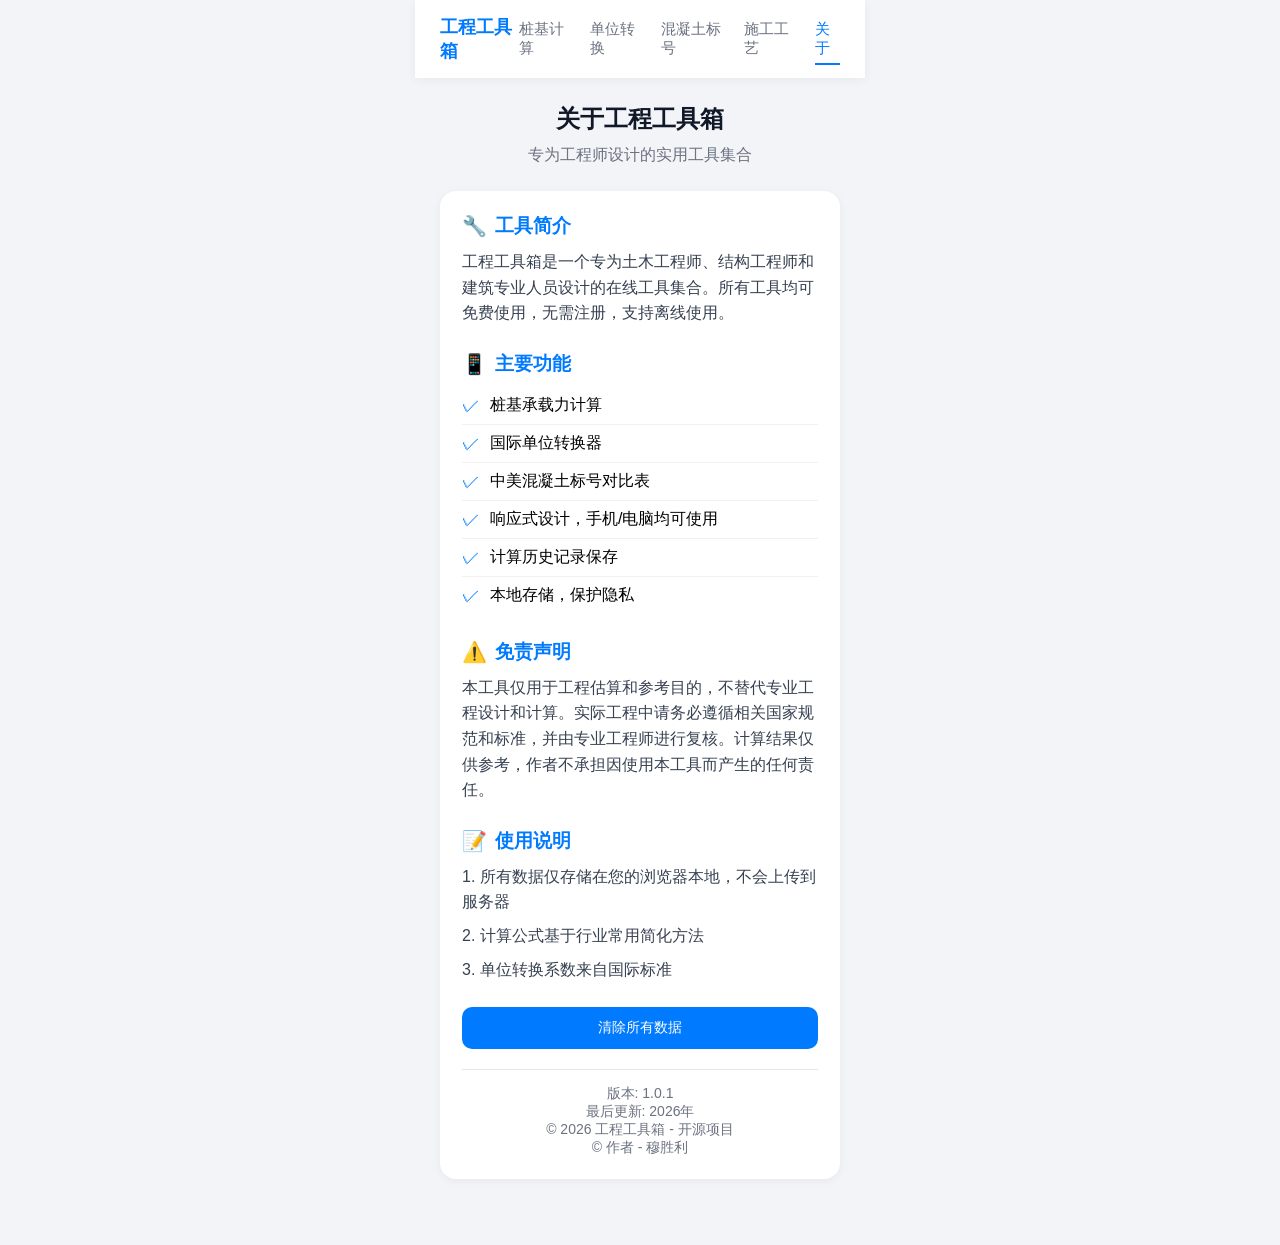
<file: about.html>
<!DOCTYPE html>
<html lang="zh-CN">

<head>
    <meta charset="UTF-8">
    <meta name="viewport" content="width=device-width, initial-scale=1.0, user-scalable=no">
    <title>关于 | 工程工具箱</title>
    <link rel="stylesheet" href="style.css">
</head>

<body>
    <nav class="nav">
        <div class="nav-container">
            <a href="index.html" class="nav-logo">工程工具箱</a>
            <button class="nav-toggle" onclick="toggleMenu()">☰</button>
            <div class="nav-menu" id="navMenu">
                <a href="index.html" class="nav-link">桩基计算</a>
                <a href="unit-converter.html" class="nav-link">单位转换</a>
                <a href="concrete-grade.html" class="nav-link">混凝土标号</a>
                <a href="process.html" class="nav-link">施工工艺</a>
                <a href="about.html" class="nav-link active">关于</a>
            </div>
        </div>
    </nav>

    <div class="page-title">关于工程工具箱</div>
    <div class="page-subtitle">专为工程师设计的实用工具集合</div>

    <div class="card">
        <div style="margin-bottom: 25px;">
            <h3 style="color: #007aff; margin-bottom: 10px; display: flex; align-items: center;">
                <span style="margin-right: 8px; font-size: 20px;">🔧</span> 工具简介
            </h3>
            <p style="line-height: 1.6; color: #374151;">
                工程工具箱是一个专为土木工程师、结构工程师和建筑专业人员设计的在线工具集合。所有工具均可免费使用，无需注册，支持离线使用。
            </p>
        </div>

        <div style="margin-bottom: 25px;">
            <h3 style="color: #007aff; margin-bottom: 10px; display: flex; align-items: center;">
                <span style="margin-right: 8px; font-size: 20px;">📱</span> 主要功能
            </h3>
            <ul class="feature-list">
                <li><span style="color: #007aff; margin-right: 10px; font-size: 18px;">✓</span> 桩基承载力计算</li>
                <li><span style="color: #007aff; margin-right: 10px; font-size: 18px;">✓</span> 国际单位转换器</li>
                <li><span style="color: #007aff; margin-right: 10px; font-size: 18px;">✓</span> 中美混凝土标号对比表</li>
                <li><span style="color: #007aff; margin-right: 10px; font-size: 18px;">✓</span> 响应式设计，手机/电脑均可使用</li>
                <li><span style="color: #007aff; margin-right: 10px; font-size: 18px;">✓</span> 计算历史记录保存</li>
                <li><span style="color: #007aff; margin-right: 10px; font-size: 18px;">✓</span> 本地存储，保护隐私</li>
            </ul>
        </div>

        <div style="margin-bottom: 25px;">
            <h3 style="color: #007aff; margin-bottom: 10px; display: flex; align-items: center;">
                <span style="margin-right: 8px; font-size: 20px;">⚠️</span> 免责声明
            </h3>
            <p style="line-height: 1.6; color: #374151;">
                本工具仅用于工程估算和参考目的，不替代专业工程设计和计算。实际工程中请务必遵循相关国家规范和标准，并由专业工程师进行复核。计算结果仅供参考，作者不承担因使用本工具而产生的任何责任。
            </p>
        </div>

        <div style="margin-bottom: 25px;">
            <h3 style="color: #007aff; margin-bottom: 10px; display: flex; align-items: center;">
                <span style="margin-right: 8px; font-size: 20px;">📝</span> 使用说明
            </h3>
            <p style="line-height: 1.6; color: #374151; margin-bottom: 8px;">
                1. 所有数据仅存储在您的浏览器本地，不会上传到服务器
            </p>
            <p style="line-height: 1.6; color: #374151; margin-bottom: 8px;">
                2. 计算公式基于行业常用简化方法
            </p>
            <p style="line-height: 1.6; color: #374151;">
                3. 单位转换系数来自国际标准
            </p>
        </div>

        <div class="contact-info">
            <button class="contact-btn" onclick="clearAllData()">清除所有数据</button>
        </div>

        <div class="version-info">
            <p>版本: 1.0.1</p>
            <p>最后更新: 2026年</p>
            <p>© 2026 工程工具箱 - 开源项目</p>
            <p>© 作者 - 穆胜利</p>
        </div>
    </div>

    <script src="script.js"></script>
</body>
</html>
</file>
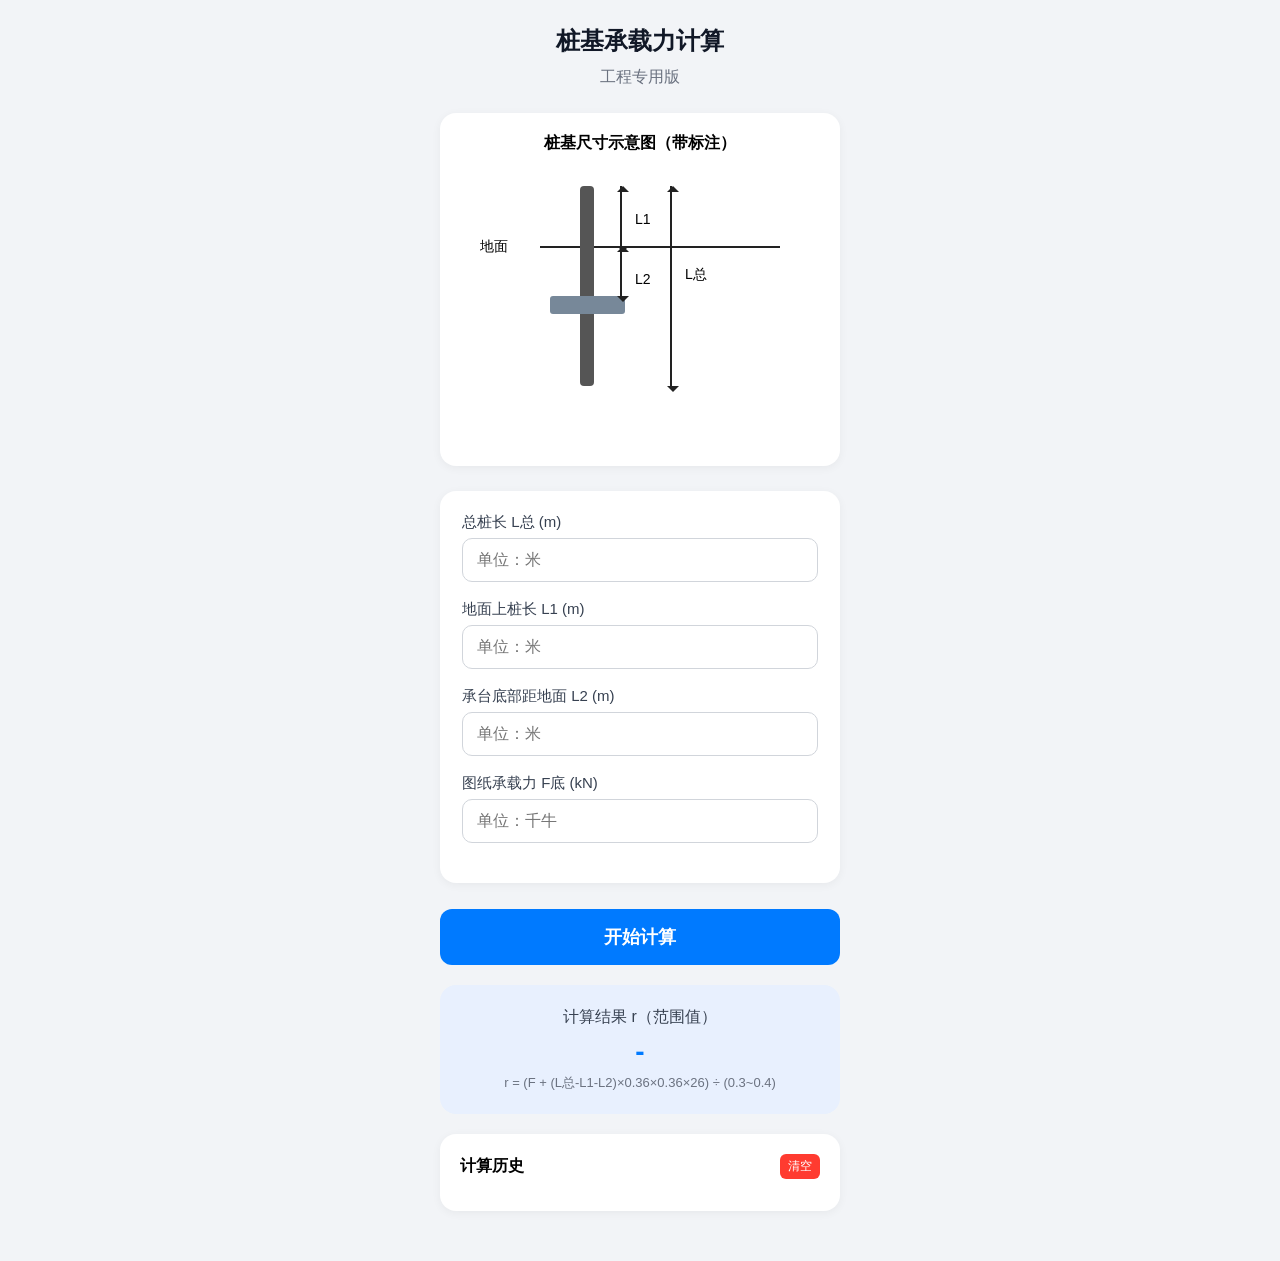
<file: pile_cal.html>
<!DOCTYPE html>
<html lang="zh-CN">
<head>
    <meta charset="UTF-8">
    <meta name="viewport" content="width=device-width, initial-scale=1.0, user-scalable=no">
    <meta name="apple-mobile-web-app-capable" content="yes">
    <meta name="apple-mobile-web-app-status-bar-style" content="black-translucent">
    <title>桩基承载力计算</title>
    <style>
        * {
            margin: 0;
            padding: 0;
            box-sizing: border-box;
            font-family: -apple-system, BlinkMacSystemFont, "Segoe UI", Roboto, sans-serif;
        }

        body {
            background: #f2f4f7;
            padding: 25px;
            max-width: 450px;
            margin: 0 auto;
            padding-bottom: 50px;
        }

        .title {
            font-size: 24px;
            font-weight: bold;
            text-align: center;
            margin-bottom: 10px;
            color: #111827;
        }

        .sub-title {
            text-align: center;
            color: #6b7280;
            margin-bottom: 25px;
        }

        /* 示意图 */
        .schema-box {
            background: white;
            border-radius: 16px;
            padding: 20px;
            margin-bottom: 25px;
            box-shadow: 0 2px 10px rgba(0,0,0,0.05);
        }

        .schema-title {
            font-weight: 600;
            margin-bottom: 12px;
            text-align: center;
        }

        .schema {
            width: 100%;
            height: 280px;
            position: relative;
            margin: 0 auto;
        }

        .ground {
            position: absolute;
            top: 80px;
            left: 80px;
            right: 40px;
            height: 2px;
            background: #222;
        }
        .ground-text {
            position: absolute;
            left: 20px;
            top: 72px;
            font-size: 14px;
            font-weight: 500;
        }

        .pile {
            position: absolute;
            top: 20px;
            left: 120px;
            width: 14px;
            height: 200px;
            background: #555;
            border-radius: 4px;
        }

        /* -------------------------- */
        /* 已修正：承台底部对齐 L2 标注 */
        /* -------------------------- */
        .cheng-tai {
            position: absolute;
            top: 130px;
            left: 90px;
            width: 75px;
            height: 18px;
            background: #789;
            border-radius: 3px;
        }

        /* 尺寸标注线 */
        .dim-line { position: absolute; background: #222; }
        .dim-arrow {
            position: absolute;
            width: 0; height: 0;
            border-left: 6px solid transparent;
            border-right: 6px solid transparent;
        }

        /* L1：地面以上桩长 */
        .line-l1 { top:20px; left:160px; width:2px; height:60px; }
        .arrow-l1-top { top:20px; left:157px; border-bottom:6px solid #222; }
        .arrow-l1-bottom { top:80px; left:157px; border-top:6px solid #222; }
        .text-l1 { position:absolute; top:45px; left:175px; font-size:14px; font-weight:500; }

        /* ------------------------------------------------- */
        /* 已修正：L2 是 地面 → 承台底部（箭头精准指到底部） */
        /* ------------------------------------------------- */
        .line-l2 { top:80px; left:160px; width:2px; height:50px; }
        .arrow-l2-top { top:80px; left:157px; border-bottom:6px solid #222; }
        .arrow-l2-bottom { top:130px; left:157px; border-top:6px solid #222; }
        .text-l2 { position:absolute; top:105px; left:175px; font-size:14px; font-weight:500; }

        /* L总：整根桩 */
        .line-lall { top:20px; left:210px; width:2px; height:200px; }
        .arrow-lall-top { top:20px; left:207px; border-bottom:6px solid #222; }
        .arrow-lall-bottom { top:220px; left:207px; border-top:6px solid #222; }
        .text-lall { position:absolute; top:100px; left:225px; font-size:14px; font-weight:500; }

        /* 输入卡片 */
        .card {
            background: white;
            border-radius: 16px;
            padding: 22px;
            margin-bottom: 16px;
            box-shadow: 0 2px 10px rgba(0,0,0,0.05);
        }

        .item {
            margin-bottom: 18px;
        }

        .item label {
            display: block;
            font-size: 15px;
            margin-bottom: 6px;
            color: #374151;
            font-weight: 500;
        }

        .item input {
            width: 100%;
            padding: 12px 14px;
            border: 1px solid #d1d5db;
            border-radius: 10px;
            font-size: 16px;
            outline: none;
        }

        .item input:focus {
            border-color: #007aff;
        }

        /* 按钮 */
        .btn {
            width: 100%;
            padding: 16px;
            background: #007aff;
            color: white;
            border: none;
            border-radius: 12px;
            font-size: 18px;
            font-weight: 600;
            margin: 10px 0 20px;
        }

        /* 结果 */
        .result-box {
            background: #e8f0fe;
            border-radius: 16px;
            padding: 22px;
            text-align: center;
            margin-bottom:20px;
        }

        .result-title {
            font-size: 16px;
            color: #374151;
            margin-bottom: 8px;
        }

        .result {
            font-size: 28px;
            font-weight: bold;
            color: #007aff;
        }

        .desc {
            font-size: 13px;
            color: #6b7280;
            margin-top: 6px;
        }

        /* 历史记录 */
        .history-card {
            background: white;
            border-radius:16px;
            padding:20px;
            box-shadow:0 2px 10px rgba(0,0,0,0.05);
        }

        .history-title {
            font-weight:600;
            margin-bottom:12px;
            display:flex;
            justify-content:space-between;
            align-items:center;
        }

        .history-item {
            padding:10px 0;
            border-bottom:1px solid #eee;
            font-size:14px;
            color:#333;
        }

        .history-item:last-child {
            border-bottom:none;
        }

        .history-res {
            font-weight:bold;
            color:#007aff;
        }
    </style>
</head>

<body>
    <div class="title">桩基承载力计算</div>
    <div class="sub-title">工程专用版</div>

    <!-- 示意图（已完全修正） -->
    <div class="schema-box">
        <div class="schema-title">桩基尺寸示意图（带标注）</div>
        <div class="schema">
            <div class="ground"></div>
            <div class="ground-text">地面</div>
            <div class="pile"></div>
            <div class="cheng-tai"></div>

            <div class="dim-line line-l1"></div>
            <div class="dim-arrow arrow-l1-top"></div>
            <div class="dim-arrow arrow-l1-bottom"></div>
            <div class="text-l1">L1</div>

            <div class="dim-line line-l2"></div>
            <div class="dim-arrow arrow-l2-top"></div>
            <div class="dim-arrow arrow-l2-bottom"></div>
            <div class="text-l2">L2</div>

            <div class="dim-line line-lall"></div>
            <div class="dim-arrow arrow-lall-top"></div>
            <div class="dim-arrow arrow-lall-bottom"></div>
            <div class="text-lall">L总</div>
        </div>
    </div>

    <!-- 输入（带单位） -->
    <div class="card">
        <div class="item">
            <label>总桩长 L总 (m)</label>
            <input type="number" id="L" placeholder="单位：米">
        </div>
        <div class="item">
            <label>地面上桩长 L1 (m)</label>
            <input type="number" id="L1" placeholder="单位：米">
        </div>
        <div class="item">
            <label>承台底部距地面 L2 (m)</label>
            <input type="number" id="L2" placeholder="单位：米">
        </div>
        <div class="item">
            <label>图纸承载力 F底 (kN)</label>
            <input type="number" id="F" placeholder="单位：千牛">
        </div>
    </div>

    <button class="btn" onclick="calc()">开始计算</button>

    <!-- 结果 -->
    <div class="result-box">
        <div class="result-title">计算结果 r（范围值）</div>
        <div class="result" id="res">-</div>
        <div class="desc">r = (F + (L总-L1-L2)×0.36×0.36×26) ÷ (0.3~0.4)</div>
    </div>

    <!-- 历史记录 -->
    <div class="history-card">
        <div class="history-title">
            <span>计算历史</span>
            <button onclick="clearHistory()" style="border:none; background:#ff3b30; color:white; padding:4px 8px; border-radius:6px; font-size:12px;">清空</button>
        </div>
        <div id="historyList"></div>
    </div>

    <script>
        let history = JSON.parse(localStorage.getItem('jizaiHistory')) || [];

        function calc() {
            let L = parseFloat(document.getElementById('L').value) || 0
            let L1 = parseFloat(document.getElementById('L1').value) || 0
            let L2 = parseFloat(document.getElementById('L2').value) || 0
            let F = parseFloat(document.getElementById('F').value) || 0

            let h = L - L1 - L2;
            let top = F + h * 0.36 * 0.36 * 26;
            let rMin = (top / 0.4).toFixed(2);
            let rMax = (top / 0.3).toFixed(2);
            let resText = rMin + " ~ " + rMax;

            document.getElementById('res').innerText = resText;

            let record = {
                L: L, L1:L1, L2:L2, F:F,
                res: resText,
                time: new Date().toLocaleString()
            };
            history.unshift(record);
            if(history.length>20) history = history.slice(0,20);
            localStorage.setItem('jizaiHistory', JSON.stringify(history));
            renderHistory();
        }

        function renderHistory() {
            let list = document.getElementById('historyList');
            list.innerHTML = '';
            history.forEach(item=>{
                let div = document.createElement('div');
                div.className='history-item';
                div.innerHTML = `
                    ${item.time}<br>
                    L总=${item.L}m L1=${item.L1}m L2=${item.L2}m F=${item.F}kN<br>
                    结果：<span class="history-res">${item.res}</span>
                `;
                list.appendChild(div);
            });
        }

        function clearHistory() {
            if(!confirm('确定清空所有历史记录？')) return;
            history = [];
            localStorage.removeItem('jizaiHistory');
            renderHistory();
        }

        renderHistory();
    </script>
</body>
</html>
</file>
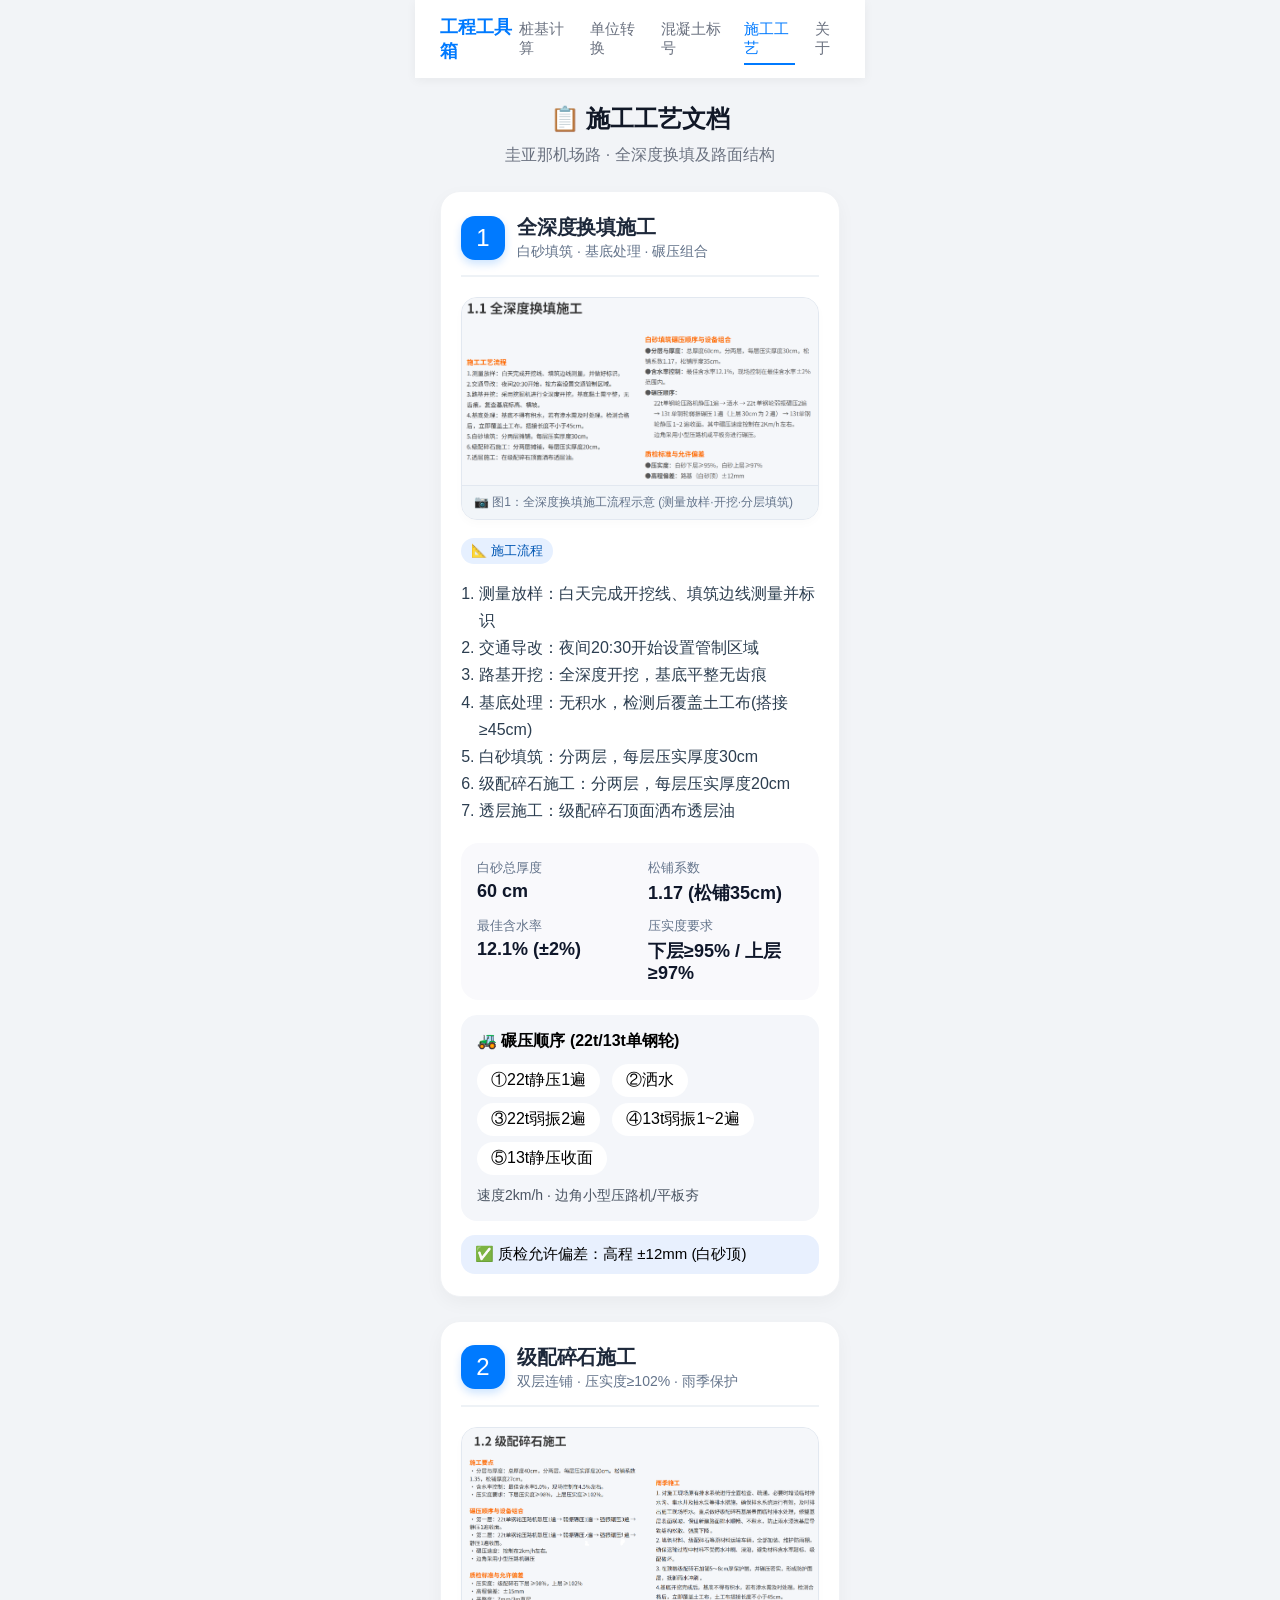
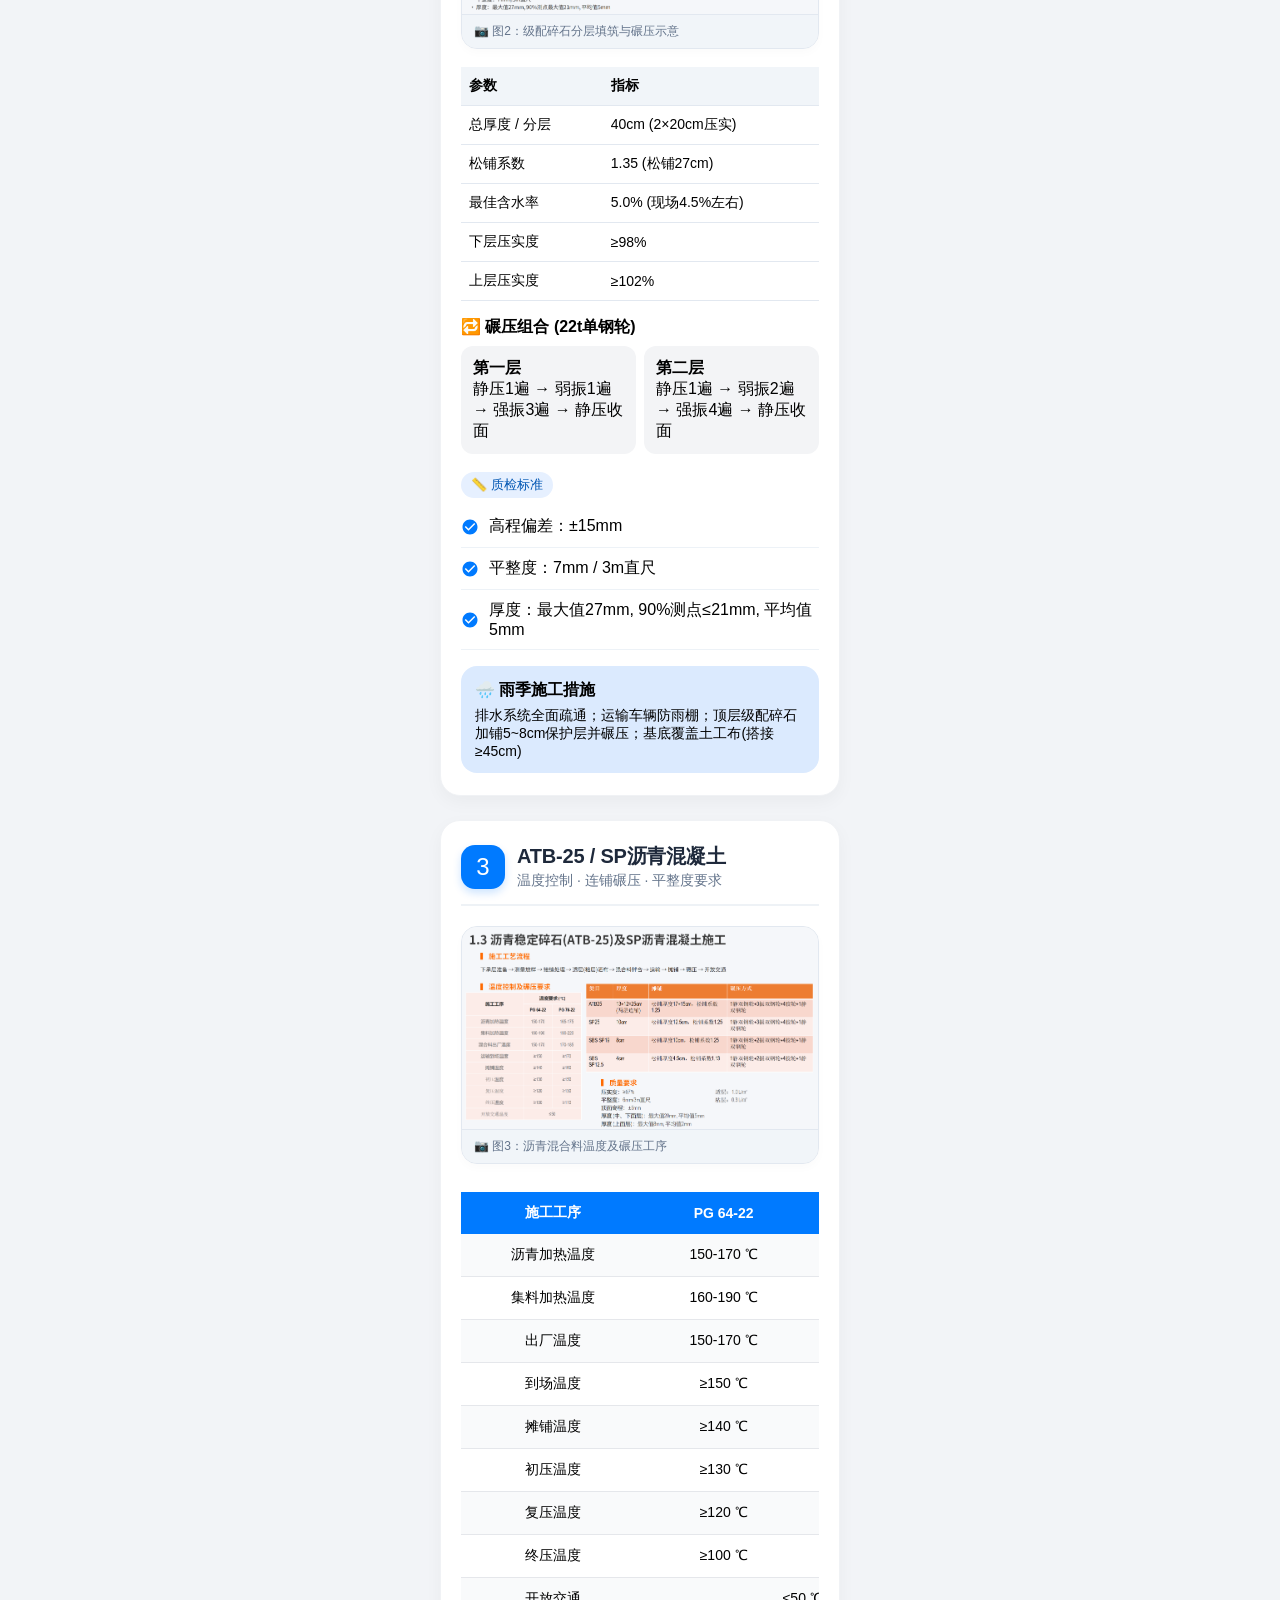
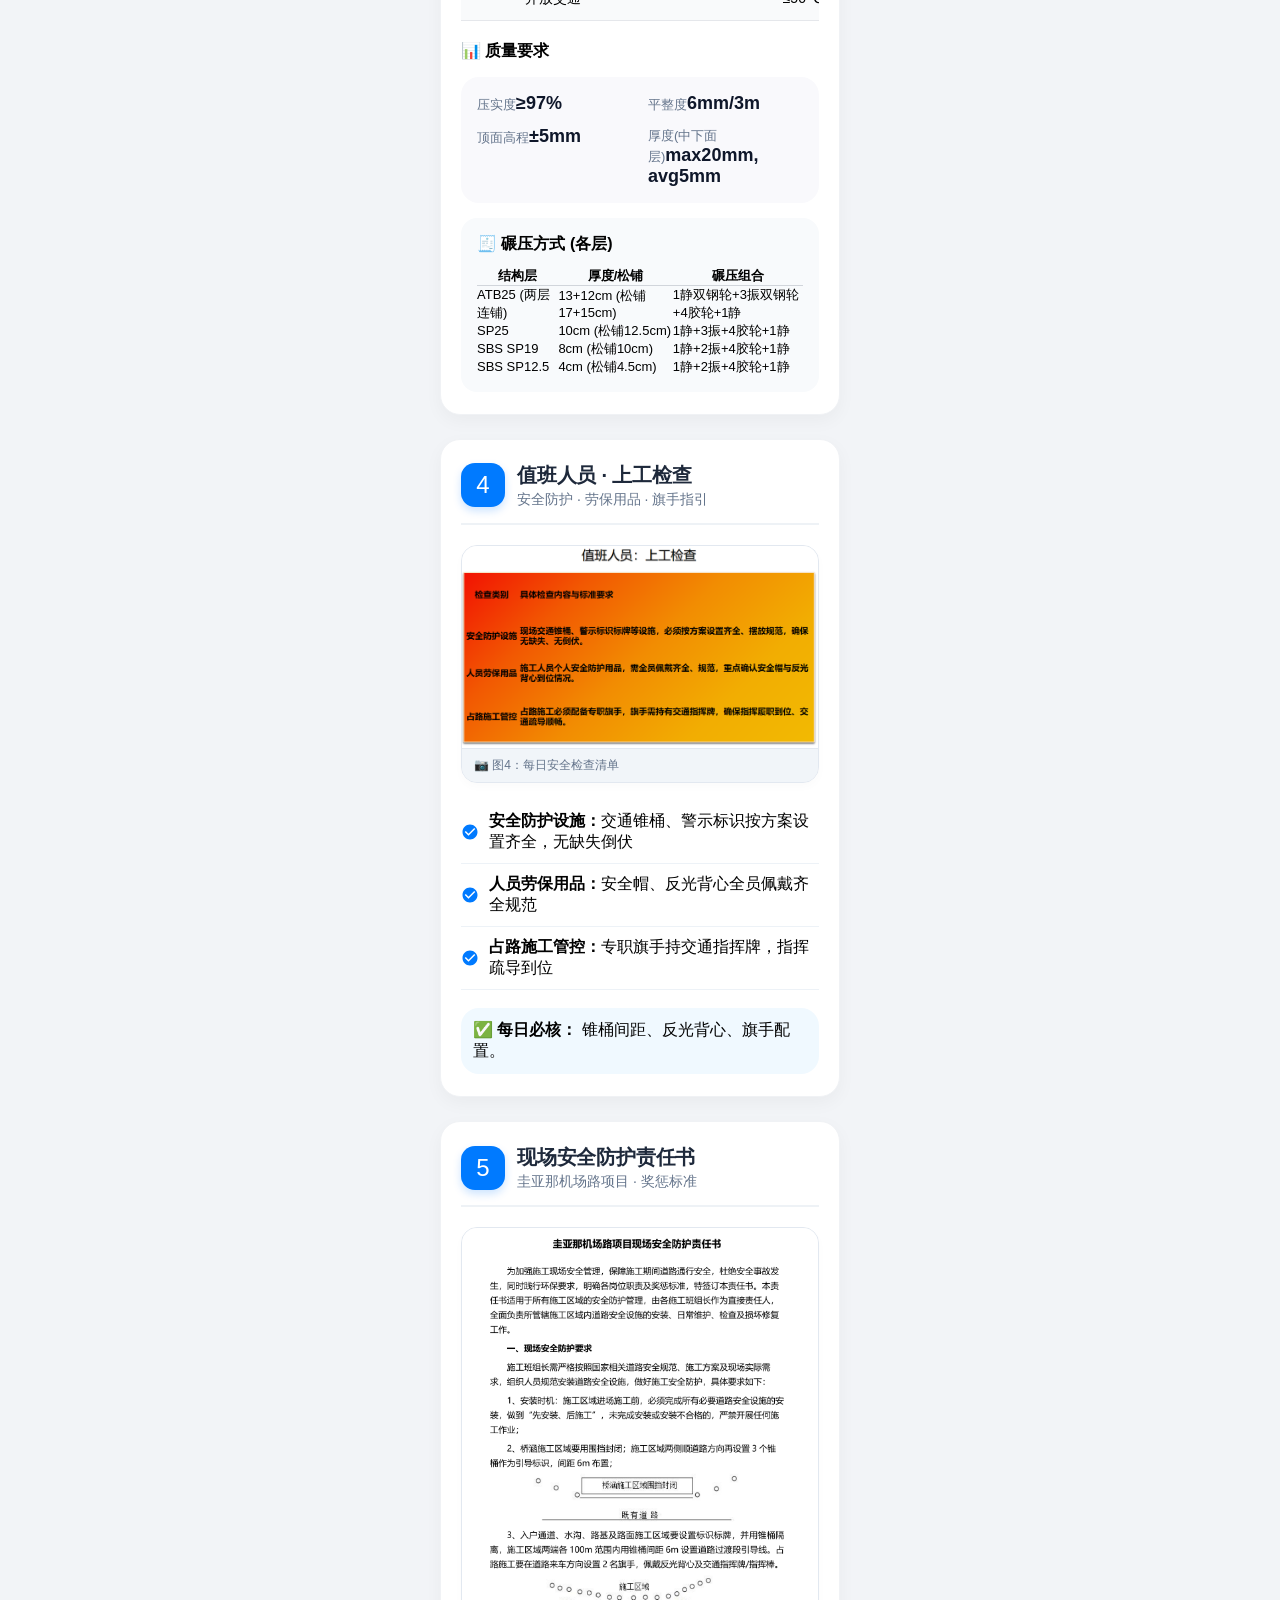
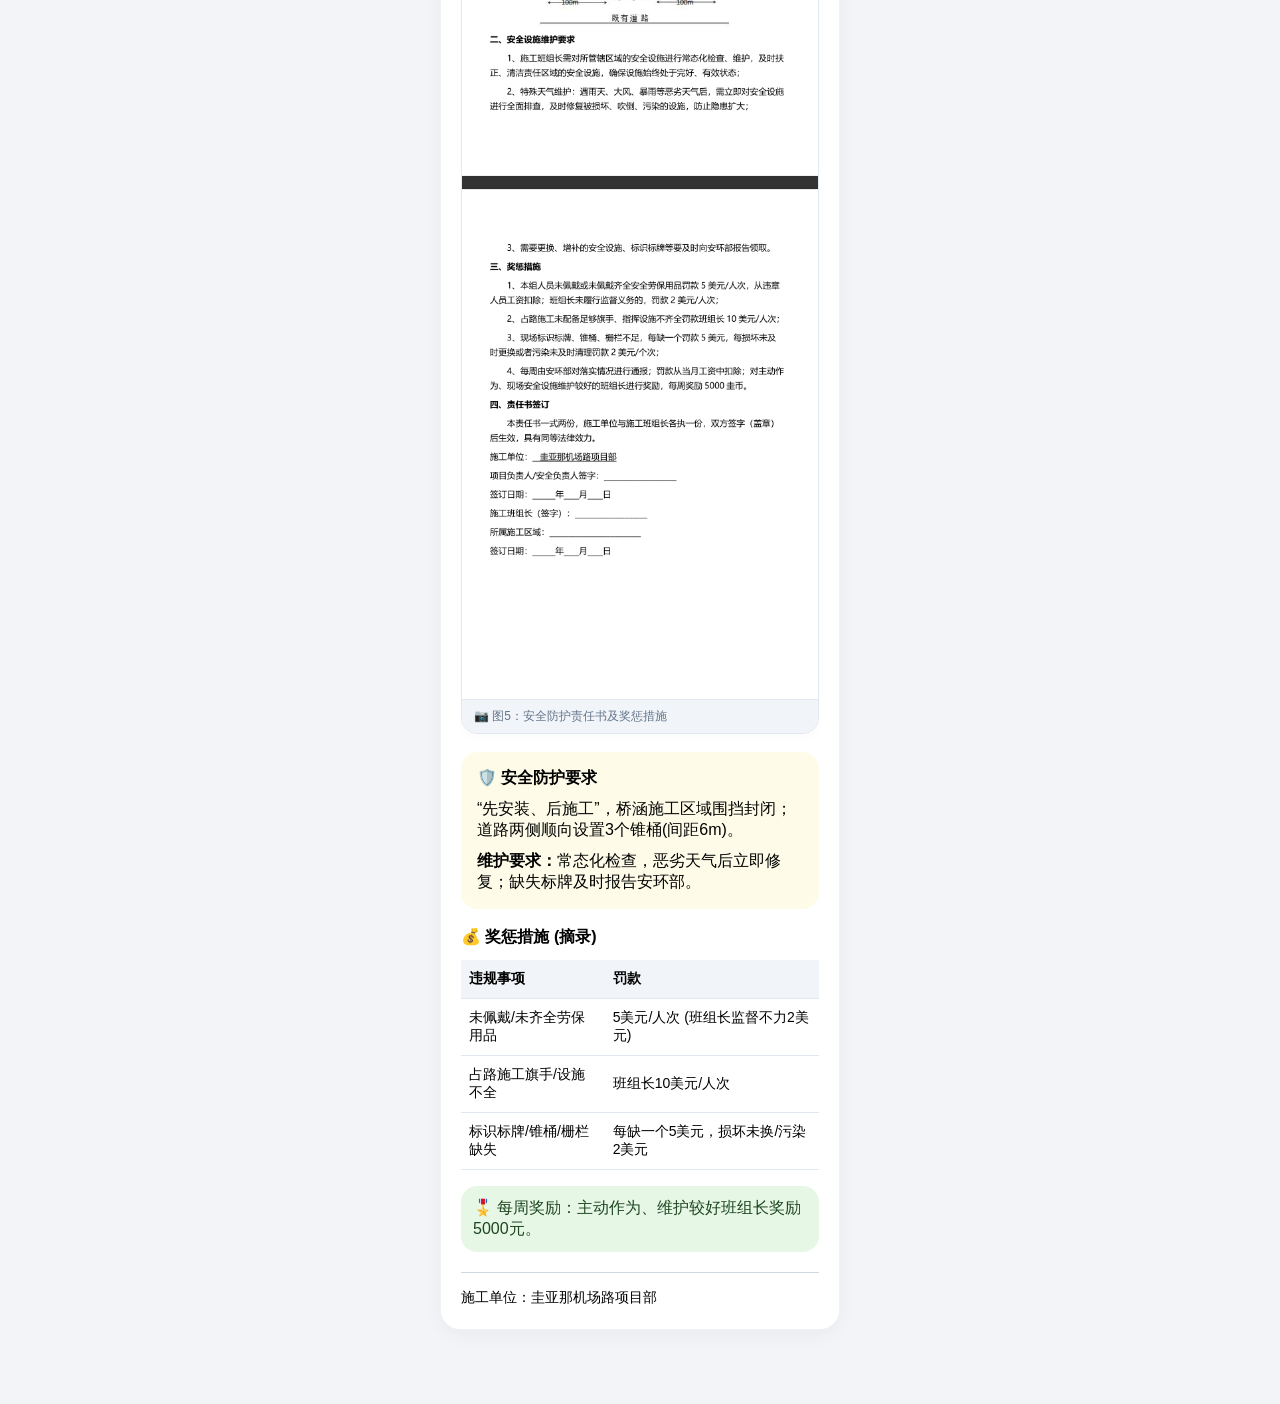
<file: process.html>
<!DOCTYPE html>
<html lang="zh-CN">

<head>
    <meta charset="UTF-8">
    <meta name="viewport" content="width=device-width, initial-scale=1.0, user-scalable=no, maximum-scale=1.0">
    <title>施工工艺 · 圭亚那机场路 | 工程工具箱</title>
    <link rel="stylesheet" href="style.css">
    <style>
        /* 工艺卡片及图片样式 */
        .process-card {
            background: #fff;
            border-radius: 20px;
            padding: 22px 20px;
            margin-bottom: 24px;
            box-shadow: 0 6px 18px rgba(0, 0, 0, 0.04);
            border: 1px solid #f0f2f5;
        }

        .process-header {
            display: flex;
            align-items: center;
            gap: 12px;
            margin-bottom: 20px;
            border-bottom: 2px solid #eef2f6;
            padding-bottom: 14px;
        }

        .process-icon {
            background: #007aff;
            color: white;
            width: 44px;
            height: 44px;
            border-radius: 14px;
            display: flex;
            align-items: center;
            justify-content: center;
            font-size: 24px;
            font-weight: 500;
            box-shadow: 0 4px 8px rgba(0, 122, 255, 0.2);
        }

        .process-title {
            font-size: 20px;
            font-weight: 700;
            color: #1e293b;
            letter-spacing: -0.01em;
        }

        .process-sub {
            font-size: 14px;
            color: #64748b;
            margin-top: 2px;
        }

        /* 图片容器 */
        .process-image {
            margin: 16px 0 18px;
            border-radius: 16px;
            overflow: hidden;
            background: #f8fafc;
            border: 1px solid #e2e8f0;
            box-shadow: 0 4px 10px rgba(0, 0, 0, 0.02);
        }

        .process-image img {
            width: 100%;
            height: auto;
            display: block;
            object-fit: cover;
        }

        /* 图片说明小字 */
        .image-caption {
            font-size: 12px;
            color: #64748b;
            padding: 8px 12px;
            background: #f1f5f9;
            border-top: 1px solid #e2e8f0;
        }

        .spec-grid {
            display: grid;
            grid-template-columns: 1fr 1fr;
            gap: 12px 16px;
            background: #f9f9fc;
            padding: 16px;
            border-radius: 18px;
            margin: 15px 0;
        }

        .spec-item {
            display: flex;
            flex-direction: column;
        }

        .spec-label {
            font-size: 13px;
            color: #64748b;
            margin-bottom: 4px;
        }

        .spec-value {
            font-weight: 700;
            color: #0f172a;
            font-size: 18px;
        }

        .mini-table {
            width: 100%;
            border-collapse: collapse;
            font-size: 14px;
            margin: 12px 0;
        }

        .mini-table td,
        .mini-table th {
            padding: 10px 8px;
            border-bottom: 1px solid #e2e8f0;
            text-align: left;
        }

        .mini-table th {
            background: #f1f5f9;
            font-weight: 600;
        }

        .badge-process {
            background: #e6f0ff;
            color: #0056b3;
            padding: 4px 10px;
            border-radius: 30px;
            font-size: 13px;
            font-weight: 500;
            display: inline-block;
        }

        .checklist {
            list-style: none;
            padding: 0;
        }

        .checklist li {
            padding: 10px 0 10px 28px;
            background: url('data:image/svg+xml;utf8,<svg xmlns="http://www.w3.org/2000/svg" width="18" height="18" viewBox="0 0 24 24"><path fill="%23007aff" d="M12 2C6.48 2 2 6.48 2 12s4.48 10 10 10 10-4.48 10-10S17.52 2 12 2zm-2 15l-5-5 1.41-1.41L10 14.17l7.59-7.59L19 8l-9 9z"/></svg>') left center no-repeat;
            background-size: 18px;
            border-bottom: 1px solid #edf2f7;
        }

        .signature-line {
            display: flex;
            justify-content: space-between;
            margin-top: 20px;
            padding-top: 16px;
            border-top: 1px solid #d1d9e6;
            font-size: 14px;
        }

        .responsibility-box {
            background: #fff9e6;
            border-left: 5px solid #f5b042;
            padding: 18px;
            border-radius: 12px;
            margin: 20px 0;
        }

        @media (max-width: 480px) {
            .spec-grid {
                grid-template-columns: 1fr;
            }
        }

        .info-note {
            background: #e8f0fe;
            padding: 14px;
            border-radius: 16px;
            margin-top: 10px;
            font-size: 14px;
        }
    </style>
</head>

<body>
    <nav class="nav">
        <div class="nav-container">
            <a href="index.html" class="nav-logo">工程工具箱</a>
            <button class="nav-toggle" onclick="toggleMenu()" aria-label="菜单">☰</button>
            <div class="nav-menu" id="navMenu">
                <a href="index.html" class="nav-link">桩基计算</a>
                <a href="unit-converter.html" class="nav-link">单位转换</a>
                <a href="concrete-grade.html" class="nav-link">混凝土标号</a>
                <a href="process.html" class="nav-link active">施工工艺</a>
                <a href="about.html" class="nav-link">关于</a>
            </div>
        </div>
    </nav>

    <div class="page-title">📋 施工工艺文档</div>
    <div class="page-subtitle">圭亚那机场路 · 全深度换填及路面结构</div>

    <!-- 卡片1: 全深度换填 -->
    <div class="process-card">
        <div class="process-header">
            <div class="process-icon">1</div>
            <div>
                <div class="process-title">全深度换填施工</div>
                <div class="process-sub">白砂填筑 · 基底处理 · 碾压组合</div>
            </div>
        </div>
        <!-- 真实图片 -->
        <div class="process-image">
            <img src="Process documentation/1 全深度换填工艺.png" alt="全深度换填工艺示意图" loading="lazy">
            <div class="image-caption">📷 图1：全深度换填施工流程示意 (测量放样·开挖·分层填筑)</div>
        </div>

        <div style="margin: 10px 0 16px;"><span class="badge-process">📐 施工流程</span></div>
        <ol style="margin:0 0 18px 18px; line-height:1.7; color:#2c3e50;">
            <li>测量放样：白天完成开挖线、填筑边线测量并标识</li>
            <li>交通导改：夜间20:30开始设置管制区域</li>
            <li>路基开挖：全深度开挖，基底平整无齿痕</li>
            <li>基底处理：无积水，检测后覆盖土工布(搭接≥45cm)</li>
            <li>白砂填筑：分两层，每层压实厚度30cm</li>
            <li>级配碎石施工：分两层，每层压实厚度20cm</li>
            <li>透层施工：级配碎石顶面洒布透层油</li>
        </ol>

        <div class="spec-grid">
            <div class="spec-item"><span class="spec-label">白砂总厚度</span><span class="spec-value">60 cm</span></div>
            <div class="spec-item"><span class="spec-label">松铺系数</span><span class="spec-value">1.17 (松铺35cm)</span>
            </div>
            <div class="spec-item"><span class="spec-label">最佳含水率</span><span class="spec-value">12.1% (±2%)</span>
            </div>
            <div class="spec-item"><span class="spec-label">压实度要求</span><span class="spec-value">下层≥95% / 上层≥97%</span>
            </div>
        </div>

        <div style="background:#f4f6fa; border-radius:16px; padding:16px; margin-top:8px;">
            <div style="font-weight:700; margin-bottom:12px;">🚜 碾压顺序 (22t/13t单钢轮)</div>
            <div style="display:flex; flex-wrap:wrap; gap:6px 12px;">
                <span style="background:#fff; padding:6px 14px; border-radius:30px;">①22t静压1遍</span>
                <span style="background:#fff; padding:6px 14px; border-radius:30px;">②洒水</span>
                <span style="background:#fff; padding:6px 14px; border-radius:30px;">③22t弱振2遍</span>
                <span style="background:#fff; padding:6px 14px; border-radius:30px;">④13t弱振1~2遍</span>
                <span style="background:#fff; padding:6px 14px; border-radius:30px;">⑤13t静压收面</span>
            </div>
            <div style="margin-top:12px; color:#4b5563; font-size:14px;">速度2km/h · 边角小型压路机/平板夯</div>
        </div>
        <div style="margin-top:14px; font-size:15px; background:#e8f0fe; padding:10px 14px; border-radius:14px;">
            ✅ 质检允许偏差：高程 ±12mm (白砂顶)
        </div>
    </div>

    <!-- 卡片2: 级配碎石 -->
    <div class="process-card">
        <div class="process-header">
            <div class="process-icon">2</div>
            <div>
                <div class="process-title">级配碎石施工</div>
                <div class="process-sub">双层连铺 · 压实度≥102% · 雨季保护</div>
            </div>
        </div>
        <div class="process-image">
            <img src="Process documentation/2 级配碎石施工工艺.png" alt="级配碎石施工工艺图" loading="lazy">
            <div class="image-caption">📷 图2：级配碎石分层填筑与碾压示意</div>
        </div>

        <table class="mini-table">
            <tr>
                <th>参数</th>
                <th>指标</th>
            </tr>
            <tr>
                <td>总厚度 / 分层</td>
                <td>40cm (2×20cm压实)</td>
            </tr>
            <tr>
                <td>松铺系数</td>
                <td>1.35 (松铺27cm)</td>
            </tr>
            <tr>
                <td>最佳含水率</td>
                <td>5.0% (现场4.5%左右)</td>
            </tr>
            <tr>
                <td>下层压实度</td>
                <td>≥98%</td>
            </tr>
            <tr>
                <td>上层压实度</td>
                <td>≥102%</td>
            </tr>
        </table>

        <div style="font-weight:600; margin: 16px 0 8px;">🔁 碾压组合 (22t单钢轮)</div>
        <div style="display:grid; grid-template-columns:1fr 1fr; gap:8px;">
            <div style="background:#f3f4f6; border-radius:12px; padding:12px;">
                <div style="font-weight:700;">第一层</div>
                <div>静压1遍 → 弱振1遍 → 强振3遍 → 静压收面</div>
            </div>
            <div style="background:#f3f4f6; border-radius:12px; padding:12px;">
                <div style="font-weight:700;">第二层</div>
                <div>静压1遍 → 弱振2遍 → 强振4遍 → 静压收面</div>
            </div>
        </div>
        <div style="margin: 18px 0 8px;"><span class="badge-process">📏 质检标准</span></div>
        <ul class="checklist">
            <li>高程偏差：±15mm</li>
            <li>平整度：7mm / 3m直尺</li>
            <li>厚度：最大值27mm, 90%测点≤21mm, 平均值5mm</li>
        </ul>
        <div style="background:#dbeafe; padding:14px; border-radius:16px; margin-top:16px;">
            <div style="font-weight:700;">🌧️ 雨季施工措施</div>
            <div style="font-size:14px; margin-top:6px;">排水系统全面疏通；运输车辆防雨棚；顶层级配碎石加铺5~8cm保护层并碾压；基底覆盖土工布(搭接≥45cm)</div>
        </div>
    </div>

    <!-- 卡片3: ATB25 及 SP 沥青混凝土 -->
    <div class="process-card">
        <div class="process-header">
            <div class="process-icon">3</div>
            <div>
                <div class="process-title">ATB-25 / SP沥青混凝土</div>
                <div class="process-sub">温度控制 · 连铺碾压 · 平整度要求</div>
            </div>
        </div>
        <div class="process-image">
            <img src="Process documentation/3 ATB25 施工工艺.png" alt="ATB25沥青施工工艺" loading="lazy">
            <div class="image-caption">📷 图3：沥青混合料温度及碾压工序</div>
        </div>

        <div style="overflow-x:auto; margin:10px 0;">
            <table class="data-table" style="min-width:500px; font-size:13px;">
                <tr>
                    <th>施工工序</th>
                    <th>PG 64-22</th>
                    <th>PG 76-22</th>
                </tr>
                <tr>
                    <td>沥青加热温度</td>
                    <td>150-170 ℃</td>
                    <td>165-175 ℃</td>
                </tr>
                <tr>
                    <td>集料加热温度</td>
                    <td>160-190 ℃</td>
                    <td>190-220 ℃</td>
                </tr>
                <tr>
                    <td>出厂温度</td>
                    <td>150-170 ℃</td>
                    <td>170-185 ℃</td>
                </tr>
                <tr>
                    <td>到场温度</td>
                    <td>≥150 ℃</td>
                    <td>≥170 ℃</td>
                </tr>
                <tr>
                    <td>摊铺温度</td>
                    <td>≥140 ℃</td>
                    <td>≥160 ℃</td>
                </tr>
                <tr>
                    <td>初压温度</td>
                    <td>≥130 ℃</td>
                    <td>≥150 ℃</td>
                </tr>
                <tr>
                    <td>复压温度</td>
                    <td>≥120 ℃</td>
                    <td>≥130 ℃</td>
                </tr>
                <tr>
                    <td>终压温度</td>
                    <td>≥100 ℃</td>
                    <td>≥110 ℃</td>
                </tr>
                <tr>
                    <td>开放交通</td>
                    <td colspan="2">≤50 ℃</td>
                </tr>
            </table>
        </div>

        <div style="margin:20px 0 12px; font-weight:700;">📊 质量要求</div>
        <div class="spec-grid" style="grid-template-columns:repeat(2,1fr);">
            <div><span class="spec-label">压实度</span><span class="spec-value">≥97%</span></div>
            <div><span class="spec-label">平整度</span><span class="spec-value">6mm/3m</span></div>
            <div><span class="spec-label">顶面高程</span><span class="spec-value">±5mm</span></div>
            <div><span class="spec-label">厚度(中下面层)</span><span class="spec-value">max20mm, avg5mm</span></div>
        </div>

        <div style="background:#f8fafc; border-radius:16px; padding:16px; margin-top:10px;">
            <div style="font-weight:700; margin-bottom:12px;">🧾 碾压方式 (各层)</div>
            <table style="width:100%; font-size:13px; border-collapse:collapse;">
                <tr style="border-bottom:1px solid #d1d5db;">
                    <th>结构层</th>
                    <th>厚度/松铺</th>
                    <th>碾压组合</th>
                </tr>
                <tr>
                    <td>ATB25 (两层连铺)</td>
                    <td>13+12cm (松铺17+15cm)</td>
                    <td>1静双钢轮+3振双钢轮+4胶轮+1静</td>
                </tr>
                <tr>
                    <td>SP25</td>
                    <td>10cm (松铺12.5cm)</td>
                    <td>1静+3振+4胶轮+1静</td>
                </tr>
                <tr>
                    <td>SBS SP19</td>
                    <td>8cm (松铺10cm)</td>
                    <td>1静+2振+4胶轮+1静</td>
                </tr>
                <tr>
                    <td>SBS SP12.5</td>
                    <td>4cm (松铺4.5cm)</td>
                    <td>1静+2振+4胶轮+1静</td>
                </tr>
            </table>
        </div>
    </div>

    <!-- 卡片4: 值班人员检查要点 -->
    <div class="process-card">
        <div class="process-header">
            <div class="process-icon">4</div>
            <div>
                <div class="process-title">值班人员 · 上工检查</div>
                <div class="process-sub">安全防护 · 劳保用品 · 旗手指引</div>
            </div>
        </div>
        <div class="process-image">
            <img src="Process documentation/4 值班人员检查要点.png" alt="值班人员检查要点卡片" loading="lazy">
            <div class="image-caption">📷 图4：每日安全检查清单</div>
        </div>

        <ul class="checklist" style="margin-top:6px;">
            <li><strong>安全防护设施：</strong>交通锥桶、警示标识按方案设置齐全，无缺失倒伏</li>
            <li><strong>人员劳保用品：</strong>安全帽、反光背心全员佩戴齐全规范</li>
            <li><strong>占路施工管控：</strong>专职旗手持交通指挥牌，指挥疏导到位</li>
        </ul>
        <div style="margin-top:18px; padding:12px; background:#f0f9ff; border-radius:18px;">
            <span style="font-weight:600;">✅ 每日必核：</span> 锥桶间距、反光背心、旗手配置。
        </div>
    </div>

    <!-- 卡片5: 现场管理责任书 -->
    <div class="process-card">
        <div class="process-header">
            <div class="process-icon">5</div>
            <div>
                <div class="process-title">现场安全防护责任书</div>
                <div class="process-sub">圭亚那机场路项目 · 奖惩标准</div>
            </div>
        </div>
        <div class="process-image">
            <img src="Process documentation/现场管理责任书.png" alt="现场管理责任书" loading="lazy">
            <div class="image-caption">📷 图5：安全防护责任书及奖惩措施</div>
        </div>

        <div style="background:#fefce8; padding:16px; border-radius:16px; margin-bottom:18px;">
            <div style="font-weight:800; margin-bottom:10px;">🛡️ 安全防护要求</div>
            <p style="margin:4px 0;">“先安装、后施工”，桥涵施工区域围挡封闭；道路两侧顺向设置3个锥桶(间距6m)。</p>
            <p style="margin-top:10px;"><strong>维护要求：</strong>常态化检查，恶劣天气后立即修复；缺失标牌及时报告安环部。</p>
        </div>

        <div style="font-weight:700;">💰 奖惩措施 (摘录)</div>
        <table class="mini-table">
            <tr>
                <th>违规事项</th>
                <th>罚款</th>
            </tr>
            <tr>
                <td>未佩戴/未齐全劳保用品</td>
                <td>5美元/人次 (班组长监督不力2美元)</td>
            </tr>
            <tr>
                <td>占路施工旗手/设施不全</td>
                <td>班组长10美元/人次</td>
            </tr>
            <tr>
                <td>标识标牌/锥桶/栅栏缺失</td>
                <td>每缺一个5美元，损坏未换/污染2美元</td>
            </tr>
        </table>
        <div style="margin:16px 0; background:#e6f7e6; padding:12px; border-radius:16px; color:#1e4620;">
            🎖️ 每周奖励：主动作为、维护较好班组长奖励5000元。
        </div>

        <div class="signature-line">
            <span>施工单位：圭亚那机场路项目部</span>
    </div>
    <script src="script.js"></script>
</body>

</html>
</file>
<file: style.css>
/* style.css - 全局样式 */

/* 基础重置 */
* {
    margin: 0;
    padding: 0;
    box-sizing: border-box;
    font-family: -apple-system, BlinkMacSystemFont, "Segoe UI", Roboto, sans-serif;
}

body {
    background: #f2f4f7;
    padding: 25px;
    max-width: 450px;
    margin: 0 auto;
    padding-bottom: 50px;
    min-height: 100vh;
}

/* 导航栏样式 */
.nav {
    background: white;
    box-shadow: 0 2px 10px rgba(0,0,0,0.05);
    position: sticky;
    top: 0;
    z-index: 1000;
    margin: -25px -25px 25px;
    padding: 0 25px;
}

.nav-container {
    display: flex;
    justify-content: space-between;
    align-items: center;
    padding: 15px 0;
    max-width: 450px;
    margin: 0 auto;
}

.nav-logo {
    font-size: 18px;
    font-weight: bold;
    color: #007aff;
    text-decoration: none;
}

.nav-toggle {
    display: none;
    background: none;
    border: none;
    font-size: 24px;
    cursor: pointer;
    color: #374151;
}

.nav-menu {
    display: flex;
    gap: 20px;
}

.nav-link {
    text-decoration: none;
    color: #6b7280;
    font-size: 15px;
    padding: 5px 0;
    position: relative;
}

.nav-link.active {
    color: #007aff;
}

.nav-link.active::after {
    content: '';
    position: absolute;
    bottom: -2px;
    left: 0;
    right: 0;
    height: 2px;
    background: #007aff;
}

/* 标题样式 */
.page-title {
    font-size: 24px;
    font-weight: bold;
    text-align: center;
    margin-bottom: 10px;
    color: #111827;
}

.page-subtitle {
    text-align: center;
    color: #6b7280;
    margin-bottom: 25px;
}

/* 卡片样式 */
.card {
    background: white;
    border-radius: 16px;
    padding: 22px;
    margin-bottom: 16px;
    box-shadow: 0 2px 10px rgba(0,0,0,0.05);
}

.card-title {
    font-weight: 600;
    margin-bottom: 12px;
    color: #374151;
}

/* 输入框样式 */
.input-group {
    margin-bottom: 18px;
}

.input-label {
    display: block;
    font-size: 15px;
    margin-bottom: 6px;
    color: #374151;
    font-weight: 500;
}

.input-field {
    width: 100%;
    padding: 12px 14px;
    border: 1px solid #d1d5db;
    border-radius: 10px;
    font-size: 16px;
    outline: none;
}

.input-field:focus {
    border-color: #007aff;
}

/* 按钮样式 */
.btn {
    width: 100%;
    padding: 16px;
    background: #007aff;
    color: white;
    border: none;
    border-radius: 12px;
    font-size: 18px;
    font-weight: 600;
    margin: 10px 0 20px;
    cursor: pointer;
    transition: background 0.3s;
}

.btn:hover {
    background: #0056cc;
}

.btn-secondary {
    background: #6b7280;
}

.btn-secondary:hover {
    background: #4b5563;
}

.btn-danger {
    background: #ef4444;
}

.btn-danger:hover {
    background: #dc2626;
}

/* 结果框样式 */
.result-box {
    background: #e8f0fe;
    border-radius: 16px;
    padding: 22px;
    text-align: center;
    margin-bottom: 20px;
}

.result-title {
    font-size: 16px;
    color: #374151;
    margin-bottom: 8px;
}

.result-value {
    font-size: 28px;
    font-weight: bold;
    color: #007aff;
}

.result-desc {
    font-size: 13px;
    color: #6b7280;
    margin-top: 6px;
}

/* 表格样式 */
.table-container {
    overflow-x: auto;
    margin: 0 -22px;
    padding: 0 22px;
}

.data-table {
    width: 100%;
    border-collapse: collapse;
    margin-top: 10px;
    min-width: 400px;
}

.data-table th {
    background: #007aff;
    color: white;
    padding: 12px 15px;
    text-align: center;
    font-weight: 600;
    font-size: 14px;
}

.data-table td {
    padding: 12px 15px;
    border-bottom: 1px solid #e5e7eb;
    text-align: center;
    font-size: 14px;
}

.data-table tr:nth-child(even) {
    background: #f9fafb;
}

.data-table tr:hover {
    background: #f0f7ff;
}

/* 标签样式 */
.tag {
    display: inline-block;
    padding: 3px 8px;
    border-radius: 4px;
    font-size: 12px;
    font-weight: 600;
}

.tag-china {
    background: #d1fae5;
    color: #065f46;
}

.tag-usa {
    background: #dbeafe;
    color: #1e40af;
}

/* 备注框 */
.note-box {
    background: #fef3c7;
    border-left: 4px solid #f59e0b;
    padding: 15px;
    margin-top: 20px;
    border-radius: 8px;
    font-size: 14px;
}

.info-box {
    background: #e8f0fe;
    border-left: 4px solid #007aff;
    padding: 15px;
    margin-top: 20px;
    border-radius: 8px;
    font-size: 14px;
}

/* 移动端适配 */
@media (max-width: 500px) {
    .nav-toggle {
        display: block;
    }
    
    .nav-menu {
        display: none;
        flex-direction: column;
        position: absolute;
        top: 100%;
        left: 0;
        right: 0;
        background: white;
        padding: 15px 25px;
        box-shadow: 0 5px 15px rgba(0,0,0,0.1);
    }
    
    .nav-menu.show {
        display: flex;
    }
    
    body {
        padding: 20px;
        padding-bottom: 40px;
    }
}

/* 转换器特定样式 */
.converter-group {
    margin-bottom: 25px;
}

.converter-title {
    font-size: 18px;
    font-weight: 600;
    margin-bottom: 15px;
    color: #374151;
    padding-bottom: 8px;
    border-bottom: 1px solid #e5e7eb;
}

.converter-row {
    display: flex;
    gap: 10px;
    margin-bottom: 15px;
    align-items: center;
}

.converter-input {
    flex: 1;
    padding: 12px 14px;
    border: 1px solid #d1d5db;
    border-radius: 10px;
    font-size: 16px;
    outline: none;
}

.converter-input:focus {
    border-color: #007aff;
}

.converter-select {
    padding: 12px 14px;
    border: 1px solid #d1d5db;
    border-radius: 10px;
    font-size: 16px;
    background: white;
    min-width: 120px;
    outline: none;
}

.converter-result {
    margin-top: 10px;
    padding: 15px;
    background: #e8f0fe;
    border-radius: 10px;
    font-size: 18px;
    font-weight: 600;
    color: #007aff;
    text-align: center;
}

.converter-note {
    font-size: 14px;
    color: #6b7280;
    margin-top: 5px;
    font-style: italic;
}

/* 搜索框 */
.search-box {
    margin-bottom: 20px;
}

.search-input {
    width: 100%;
    padding: 12px 14px;
    border: 2px solid #007aff;
    border-radius: 10px;
    font-size: 16px;
    outline: none;
}

.filter-buttons {
    display: flex;
    gap: 10px;
    margin-top: 10px;
}

.filter-btn {
    flex: 1;
    padding: 8px;
    border: 1px solid #d1d5db;
    background: white;
    border-radius: 8px;
    cursor: pointer;
}

.filter-btn.active {
    background: #007aff;
    color: white;
    border-color: #007aff;
}

/* 关于页面特定样式 */
.feature-list {
    list-style-type: none;
    padding-left: 0;
}

.feature-list li {
    padding: 8px 0;
    border-bottom: 1px solid #f1f1f1;
    display: flex;
    align-items: center;
}

.feature-list li:last-child {
    border-bottom: none;
}

.feature-list i {
    color: #007aff;
    margin-right: 10px;
    font-size: 18px;
}

.contact-info {
    display: flex;
    gap: 15px;
    margin-top: 15px;
}

.contact-btn {
    flex: 1;
    padding: 12px;
    background: #007aff;
    color: white;
    border: none;
    border-radius: 10px;
    text-align: center;
    text-decoration: none;
    font-size: 14px;
    cursor: pointer;
}

.contact-btn:hover {
    background: #0056cc;
}

.version-info {
    text-align: center;
    color: #6b7280;
    font-size: 14px;
    margin-top: 20px;
    padding-top: 15px;
    border-top: 1px solid #e5e7eb;
}
</file>
